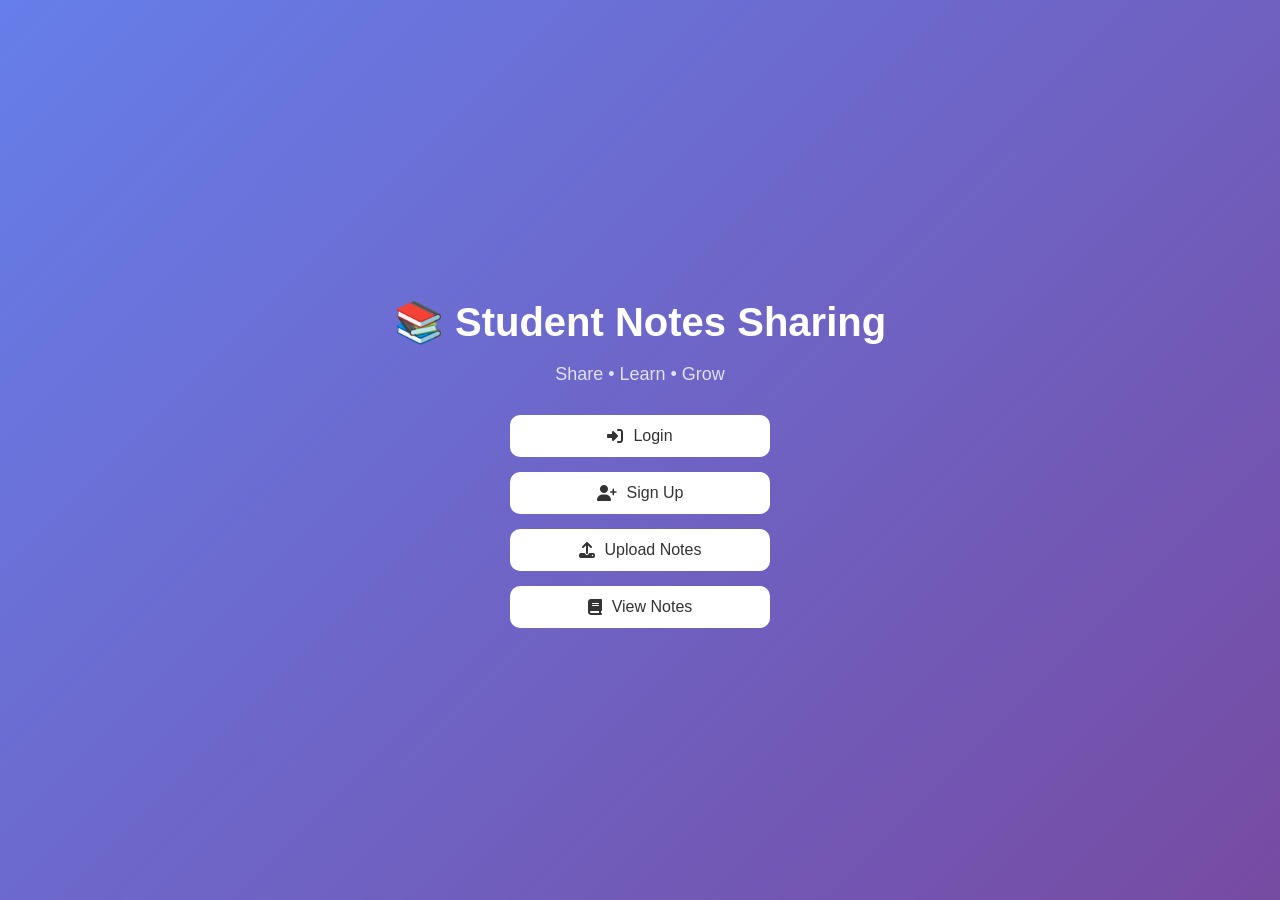
<file: frontend/index.html>
<!DOCTYPE html>
<html>
<head>
    <meta charset="UTF-8">
    <title>Student Notes Sharing</title>

    <!-- Icons -->
    <link rel="stylesheet" href="https://cdnjs.cloudflare.com/ajax/libs/font-awesome/6.5.0/css/all.min.css">

    <link rel="stylesheet" href="style.css">
</head>
<body>

<div class="home-container">

    <h1>📚 Student Notes Sharing</h1>
    <p class="tagline">Share • Learn • Grow</p>

    <div class="buttons">

        <a href="login.html" class="btn">
            <i class="fas fa-sign-in-alt"></i> Login
        </a>

        <a href="signup.html" class="btn">
            <i class="fas fa-user-plus"></i> Sign Up
        </a>

        <a href="upload.html" class="btn">
            <i class="fas fa-upload"></i> Upload Notes
        </a>

        <a href="view.html" class="btn">
            <i class="fas fa-book"></i> View Notes
        </a>

    </div>

</div>

</body>
</html>
</file>
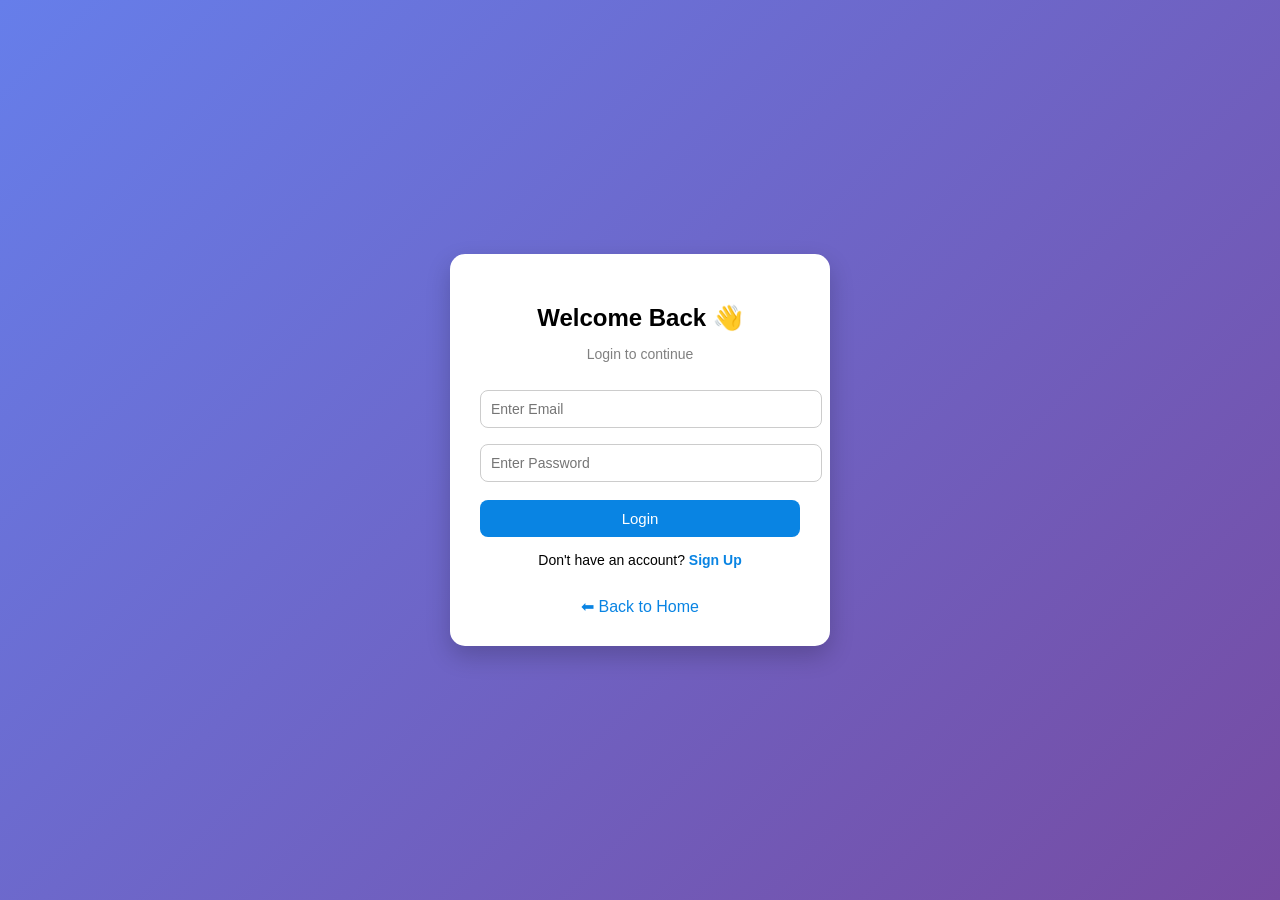
<file: frontend/login.html>
<!DOCTYPE html>
<html>
<head>
    <meta charset="UTF-8">
    <title>Login</title>
    <link rel="stylesheet" href="style.css">
</head>
<body>

<div class="card">
    <h2>Welcome Back 👋</h2>
    <p class="subtitle">Login to continue</p>

    <form>
        <input type="email" placeholder="Enter Email" required>
        <input type="password" placeholder="Enter Password" required>

        <button type="submit">Login</button>
    </form>

    <p class="switch">
        Don't have an account?
        <a href="signup.html">Sign Up</a>
    </p>

    <a href="index.html" class="back-btn">⬅ Back to Home</a>
</div>

</body>
</html>
</file>
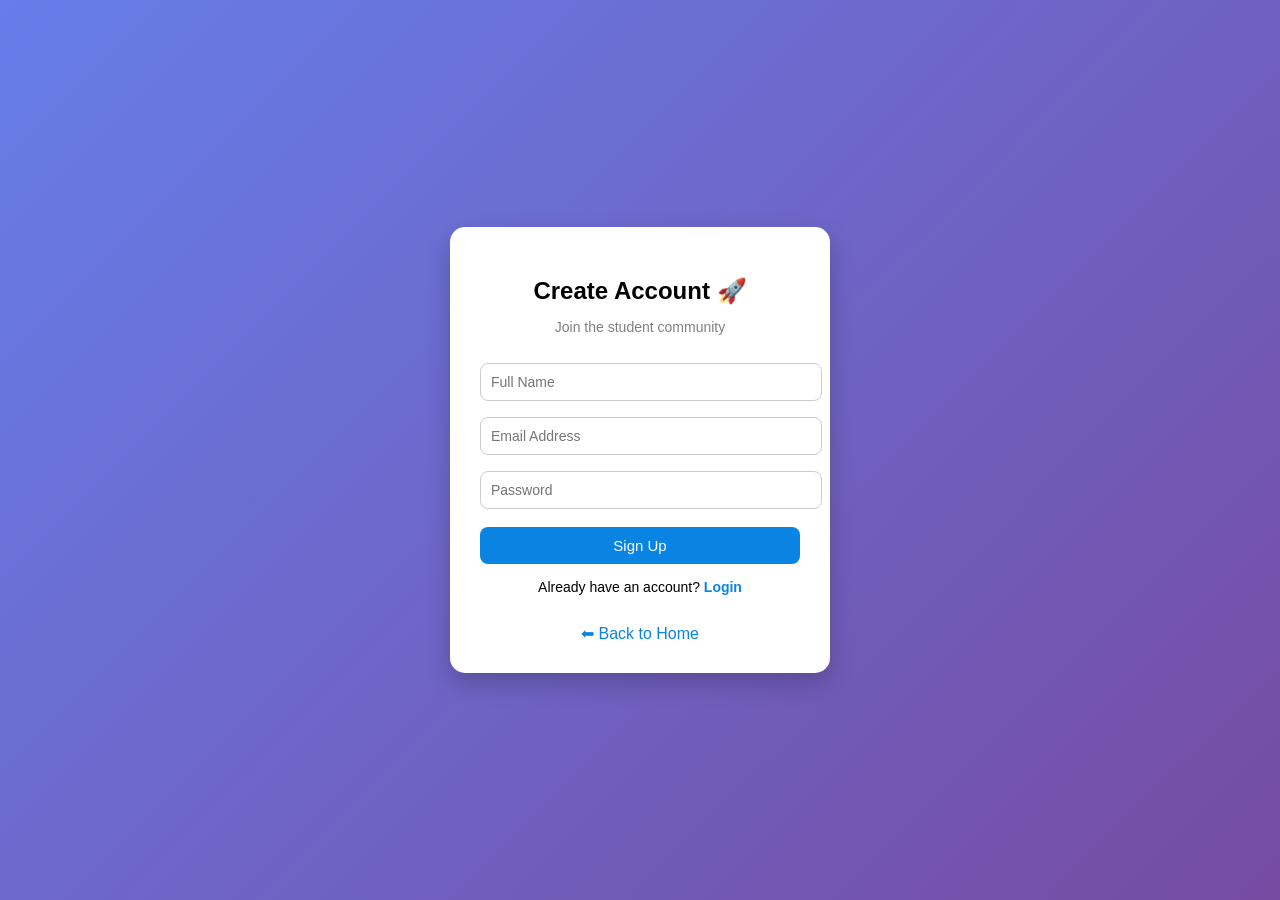
<file: frontend/signup.html>
<!DOCTYPE html>
<html>
<head>
    <meta charset="UTF-8">
    <title>Sign Up</title>
    <link rel="stylesheet" href="style.css">
</head>
<body>

<div class="card">
    <h2>Create Account 🚀</h2>
    <p class="subtitle">Join the student community</p>

    <form>
        <input type="text" placeholder="Full Name" required>
        <input type="email" placeholder="Email Address" required>
        <input type="password" placeholder="Password" required>

        <button type="submit">Sign Up</button>
    </form>

    <p class="switch">
        Already have an account?
        <a href="login.html">Login</a>
    </p>

    <a href="index.html" class="back-btn">⬅ Back to Home</a>
</div>

</body>
</html>
</file>
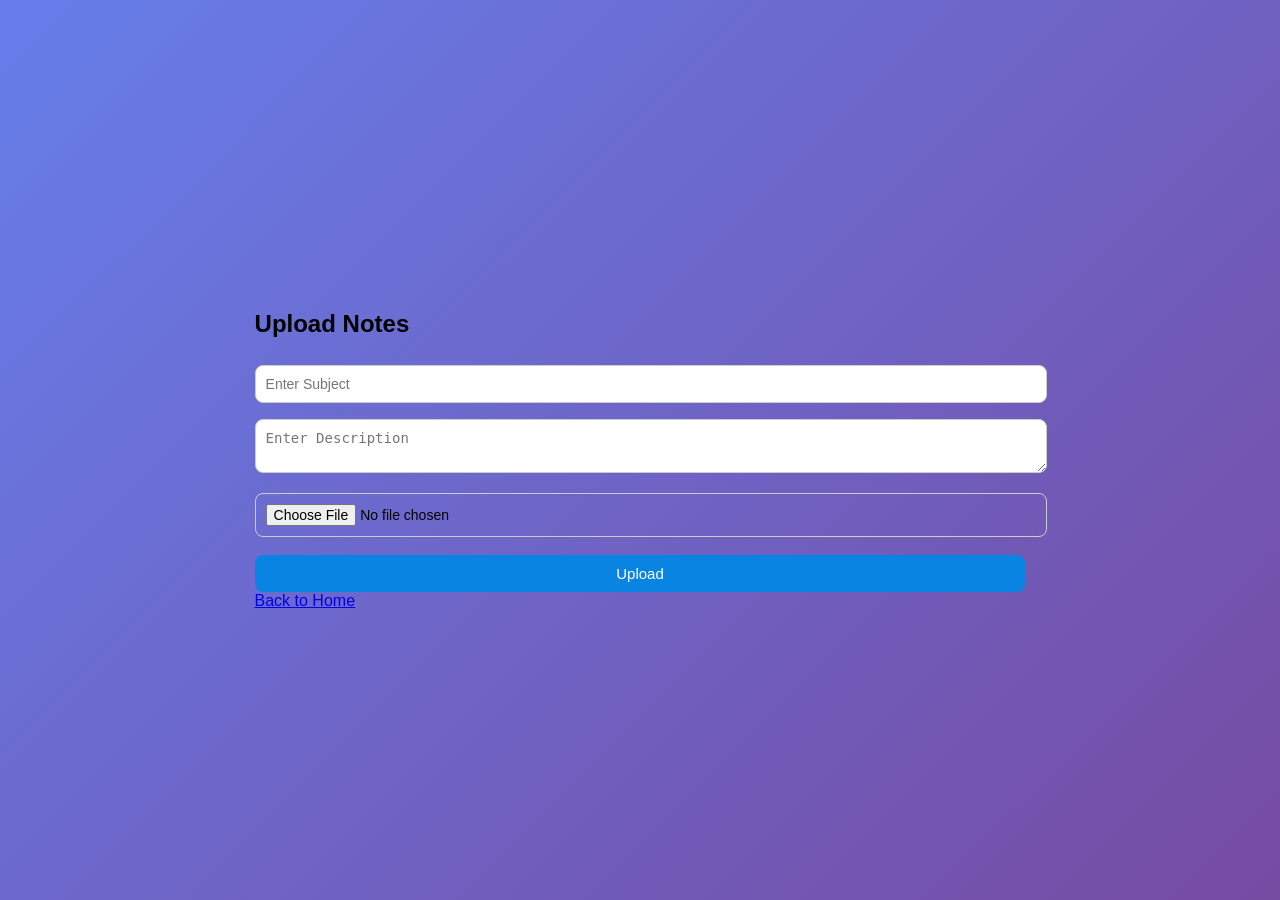
<file: frontend/upload.html>
<!DOCTYPE html>
<html>
<head>
  <title>Upload Notes</title>
  <link rel="stylesheet" href="style.css">
</head>
<body>

  <div class="container">
    <h2>Upload Notes</h2>

    <form id="uploadForm">
      <input type="text" id="subject" placeholder="Enter Subject" required>

      <textarea id="description" placeholder="Enter Description" required></textarea>

      <input type="file" id="file" accept=".pdf" required>

      <button type="submit">Upload</button>
    </form>

    <a href="index.html">Back to Home</a>
  </div>

  <script src="script.js"></script>

</body>
</html>
</file>
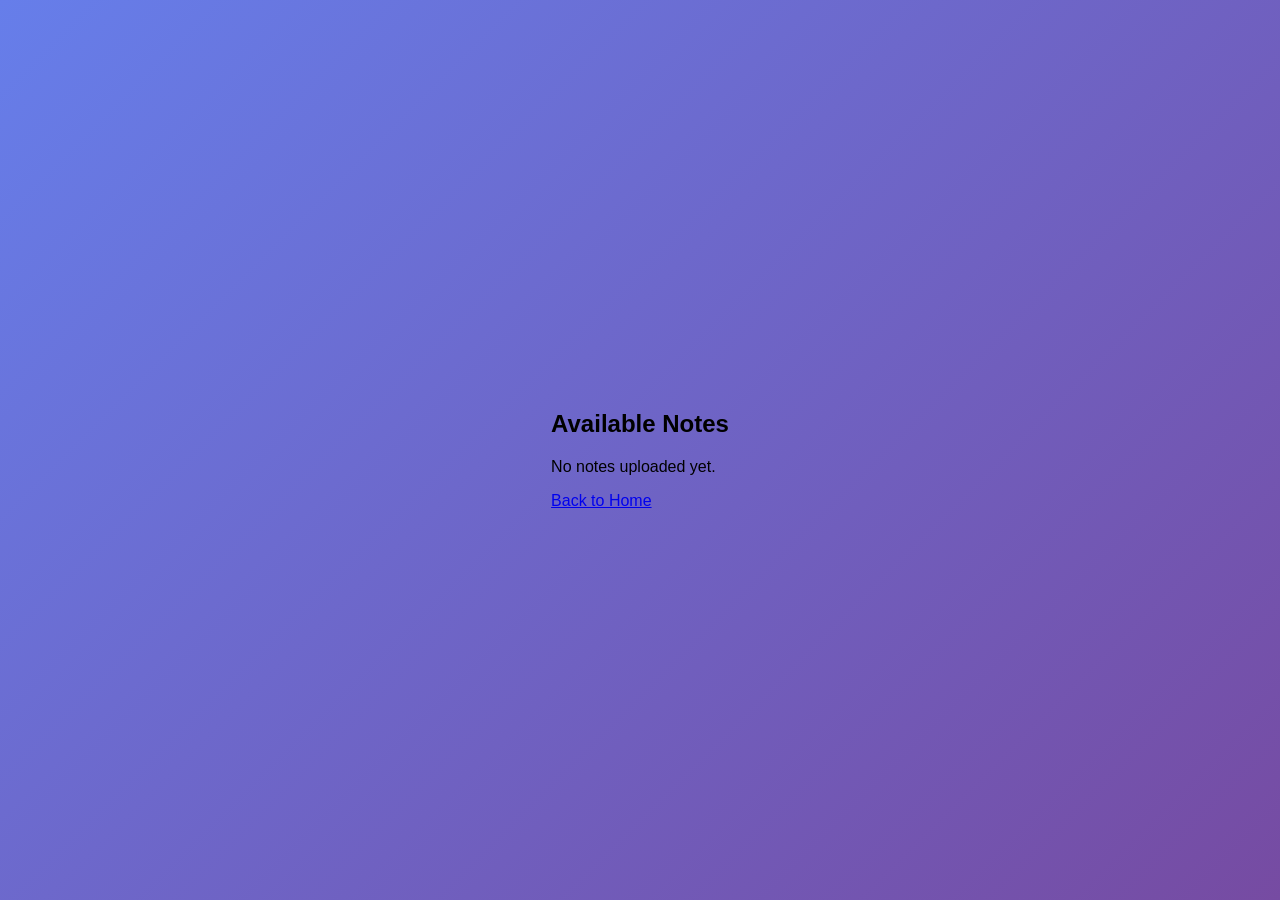
<file: frontend/view.html>
<!DOCTYPE html>
<html>
<head>
  <title>View Notes</title>
  <link rel="stylesheet" href="style.css">
</head>
<body>

  <div class="container">
    <h2>Available Notes</h2>

    <div id="notesContainer"></div>

    <a href="index.html">Back to Home</a>
  </div>

  <script src="script.js"></script>

</body>
</html>
</file>
<file: frontend/style.css>
/* ===== GLOBAL STYLES ===== */
body {
    margin: 0;
    font-family: 'Poppins', sans-serif;
    min-height: 100vh;

    background: linear-gradient(135deg, #667eea, #764ba2);

    display: flex;
    justify-content: center;
    align-items: center;
}

/* ===== HOME PAGE ===== */
.home-container {
    text-align: center;
    color: white;
}

.home-container h1 {
    font-size: 40px;
    margin-bottom: 10px;
}

.tagline {
    font-size: 18px;
    margin-bottom: 30px;
    opacity: 0.8;
}

/* ===== BUTTONS ===== */
.buttons {
    display: flex;
    flex-direction: column;
    gap: 15px;
}

.btn {
    text-decoration: none;
    background: white;
    color: #333;
    padding: 12px 20px;
    border-radius: 10px;
    font-size: 16px;
    width: 220px;
    margin: auto;

    display: flex;
    align-items: center;
    justify-content: center;
    gap: 10px;

    transition: 0.3s;
}

.btn:hover {
    background: #0984e3;
    color: white;
    transform: scale(1.05);
}

/* ===== CARD (LOGIN / SIGNUP / UPLOAD / VIEW) ===== */
.card {
    background: white;
    padding: 30px;
    border-radius: 15px;
    width: 320px;
    text-align: center;
    box-shadow: 0 10px 25px rgba(0,0,0,0.2);
}

.card h2 {
    margin-bottom: 10px;
}

.subtitle {
    color: gray;
    font-size: 14px;
    margin-bottom: 20px;
}

/* ===== INPUTS ===== */
input, textarea {
    width: 100%;
    padding: 10px;
    margin: 8px 0;
    border-radius: 8px;
    border: 1px solid #ccc;
    font-size: 14px;
}

/* ===== BUTTON ===== */
button {
    width: 100%;
    padding: 10px;
    background: #0984e3;
    color: white;
    border: none;
    border-radius: 8px;
    cursor: pointer;
    margin-top: 10px;
    font-size: 15px;
}

button:hover {
    background: #0652dd;
}

/* ===== LINKS ===== */
.switch {
    margin-top: 15px;
    font-size: 14px;
}

.switch a {
    color: #0984e3;
    text-decoration: none;
    font-weight: bold;
}

.switch a:hover {
    text-decoration: underline;
}

.back-btn {
    display: inline-block;
    margin-top: 15px;
    text-decoration: none;
    color: #0984e3;
}

/* ===== NOTES DISPLAY ===== */
.note {
    background: #f5f6fa;
    padding: 10px;
    border-radius: 10px;
    margin-top: 15px;
    text-align: left;
}

.note h3 {
    margin: 0;
}

.note p {
    font-size: 14px;
    color: #555;
}

.note a {
    text-decoration: none;
    color: #0984e3;
    font-weight: bold;
}

.note button {
    background: #d63031;
    margin-top: 10px;
}

.note button:hover {
    background: #b71c1c;
}
</file>
